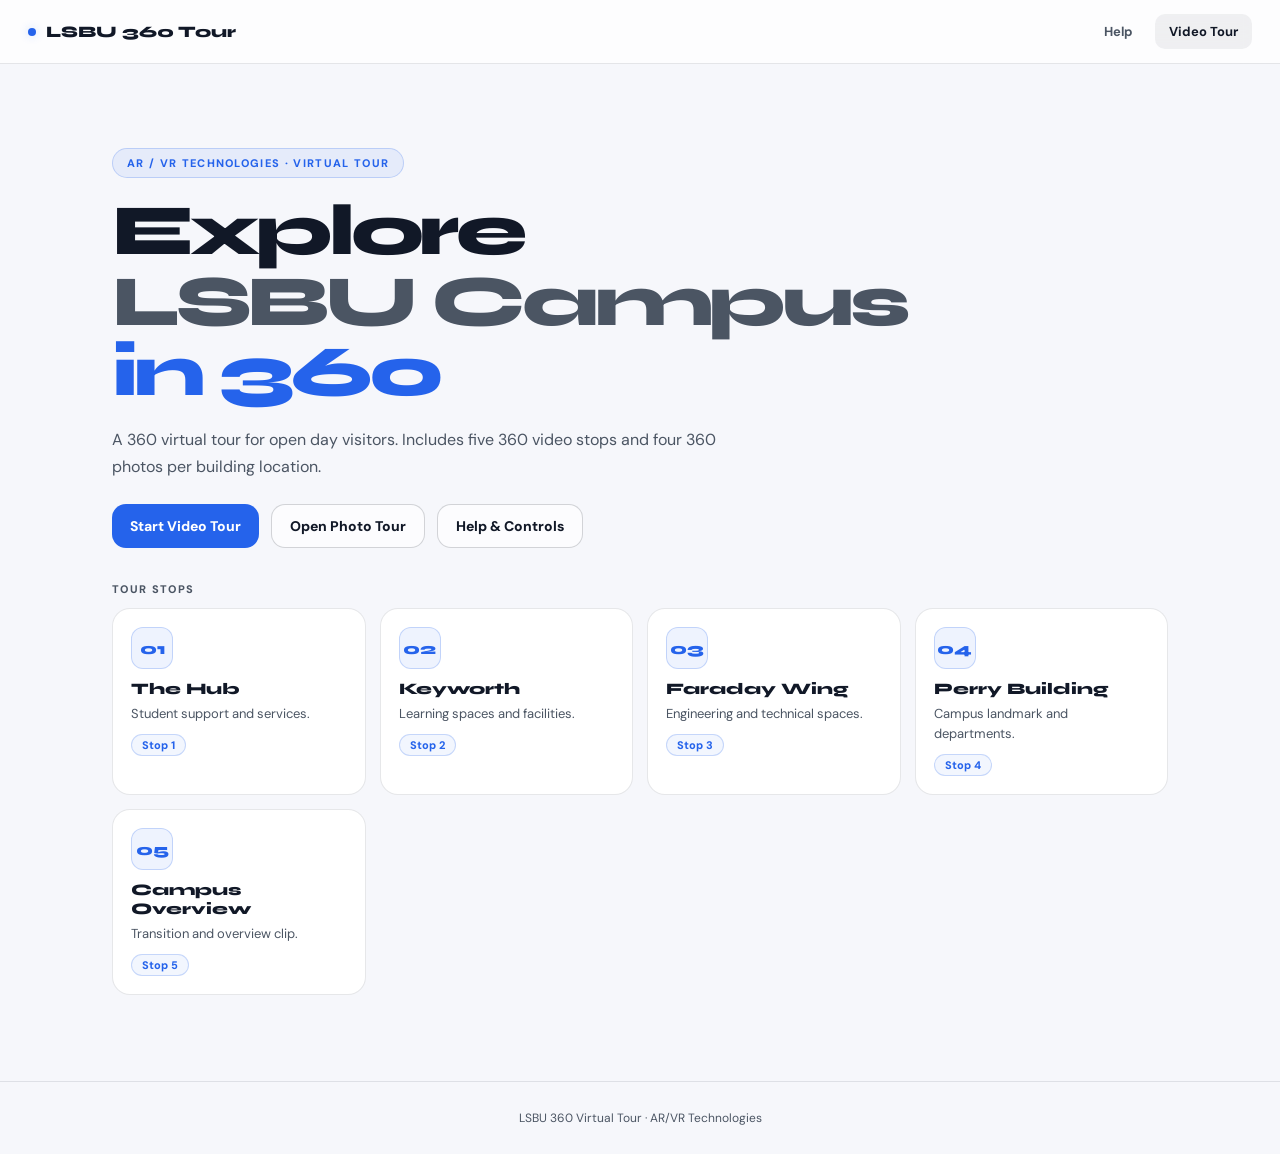
<file: docs/index.html>
<!doctype html>
<html lang="en">
<head>
  <meta charset="utf-8" />
  <meta name="viewport" content="width=device-width, initial-scale=1" />
  <title>LSBU 360 Tour</title>
  <link rel="preconnect" href="https://fonts.googleapis.com" />
  <link rel="preconnect" href="https://fonts.gstatic.com" crossorigin />
  <link href="https://fonts.googleapis.com/css2?family=Syne:wght@600;700;800&family=DM+Sans:wght@300;400;500&display=swap" rel="stylesheet" />
  <link rel="stylesheet" href="styles.css" />
</head>
<body class="page-home">
  <nav>
    <a class="brand" href="index.html"><span class="dot"></span>LSBU 360 Tour</a>
    <div class="nav-links">
      <a class="nav-link" href="help.html">Help</a>
      <a class="nav-link primary" href="video.html?stop=hub">Video Tour</a>
    </div>
  </nav>

  <main>
    <div class="eyebrow">AR / VR Technologies &middot; Virtual Tour</div>
    <h1>Explore<br /><span class="muted">LSBU Campus</span><br /><span class="accent">in 360</span></h1>
    <p class="hero-copy">
      A 360 virtual tour for open day visitors. Includes five 360 video stops and four
      360 photos per building location.
    </p>

    <div class="cta-row">
      <a class="btn btn-primary" href="video.html?stop=hub">Start Video Tour</a>
      <a class="btn btn-ghost" href="photo.html?stop=hub">Open Photo Tour</a>
      <a class="btn btn-ghost" href="help.html">Help &amp; Controls</a>
    </div>

    <div class="section-label">Tour Stops</div>
    <section class="grid" aria-label="Tour stops">
      <a class="card" href="video.html?stop=hub"><div class="card-icon">01</div><div class="card-name">The Hub</div><div class="card-desc">Student support and services.</div><div class="card-tag">Stop 1</div></a>
      <a class="card" href="video.html?stop=keyworth"><div class="card-icon">02</div><div class="card-name">Keyworth</div><div class="card-desc">Learning spaces and facilities.</div><div class="card-tag">Stop 2</div></a>
      <a class="card" href="video.html?stop=faraday"><div class="card-icon">03</div><div class="card-name">Faraday Wing</div><div class="card-desc">Engineering and technical spaces.</div><div class="card-tag">Stop 3</div></a>
      <a class="card" href="video.html?stop=perry"><div class="card-icon">04</div><div class="card-name">Perry Building</div><div class="card-desc">Campus landmark and departments.</div><div class="card-tag">Stop 4</div></a>
      <a class="card" href="video.html?stop=overview"><div class="card-icon">05</div><div class="card-name">Campus Overview</div><div class="card-desc">Transition and overview clip.</div><div class="card-tag">Stop 5</div></a>
    </section>
  </main>

  <footer>LSBU 360 Virtual Tour &middot; AR/VR Technologies</footer>
</body>
</html>
</file>
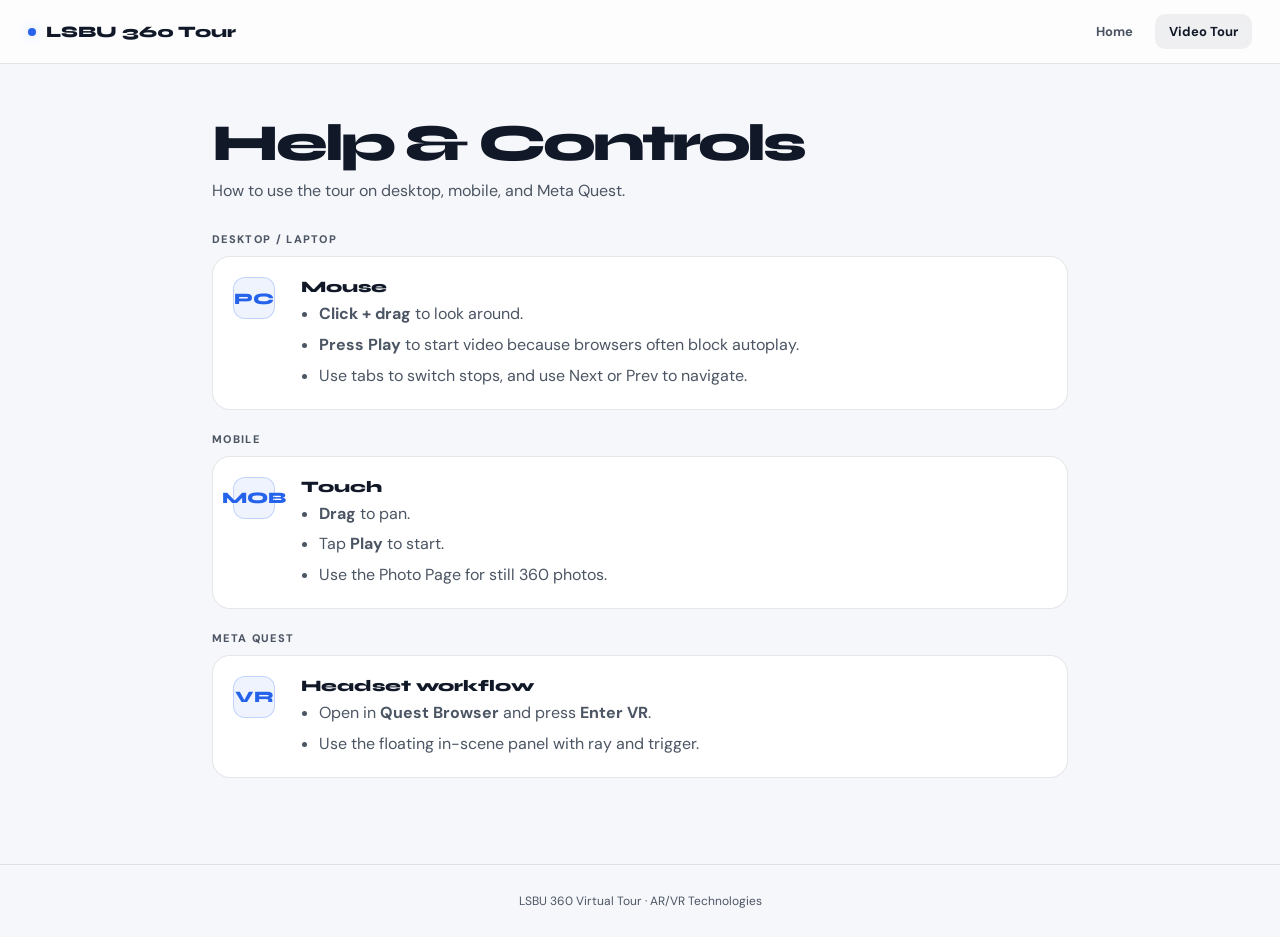
<file: docs/help.html>
<!doctype html>
<html lang="en">
<head>
  <meta charset="utf-8" />
  <meta name="viewport" content="width=device-width, initial-scale=1" />
  <title>Help &amp; Controls - LSBU 360 Tour</title>
  <link rel="preconnect" href="https://fonts.googleapis.com" />
  <link rel="preconnect" href="https://fonts.gstatic.com" crossorigin />
  <link href="https://fonts.googleapis.com/css2?family=Syne:wght@600;700;800&family=DM+Sans:wght@300;400;500&display=swap" rel="stylesheet" />
  <link rel="stylesheet" href="styles.css" />
</head>
<body class="page-help">
  <nav>
    <a class="brand" href="index.html"><span class="dot"></span>LSBU 360 Tour</a>
    <div class="nav-links">
      <a class="nav-link" href="index.html">Home</a>
      <a class="nav-link primary" href="video.html?stop=hub">Video Tour</a>
    </div>
  </nav>

  <main>
    <h1>Help &amp; Controls</h1>
    <p class="subtitle">How to use the tour on desktop, mobile, and Meta Quest.</p>

    <section class="section">
      <div class="section-title">Desktop / Laptop</div>
      <div class="cards">
        <article class="card">
          <div class="card-mark">PC</div>
          <div>
            <div class="card-title">Mouse</div>
            <ul>
              <li><strong>Click + drag</strong> to look around.</li>
              <li><strong>Press Play</strong> to start video because browsers often block autoplay.</li>
              <li>Use tabs to switch stops, and use Next or Prev to navigate.</li>
            </ul>
          </div>
        </article>
      </div>
    </section>

    <section class="section">
      <div class="section-title">Mobile</div>
      <div class="cards">
        <article class="card">
          <div class="card-mark">MOB</div>
          <div>
            <div class="card-title">Touch</div>
            <ul>
              <li><strong>Drag</strong> to pan.</li>
              <li>Tap <strong>Play</strong> to start.</li>
              <li>Use the Photo Page for still 360 photos.</li>
            </ul>
          </div>
        </article>
      </div>
    </section>

    <section class="section">
      <div class="section-title">Meta Quest</div>
      <div class="cards">
        <article class="card">
          <div class="card-mark">VR</div>
          <div>
            <div class="card-title">Headset workflow</div>
            <ul>
              <li>Open in <strong>Quest Browser</strong> and press <strong>Enter VR</strong>.</li>
              <li>Use the floating in-scene panel with ray and trigger.</li>
            </ul>
          </div>
        </article>
      </div>
    </section>


  </main>

  <footer>LSBU 360 Virtual Tour &middot; AR/VR Technologies</footer>
</body>
</html>
</file>
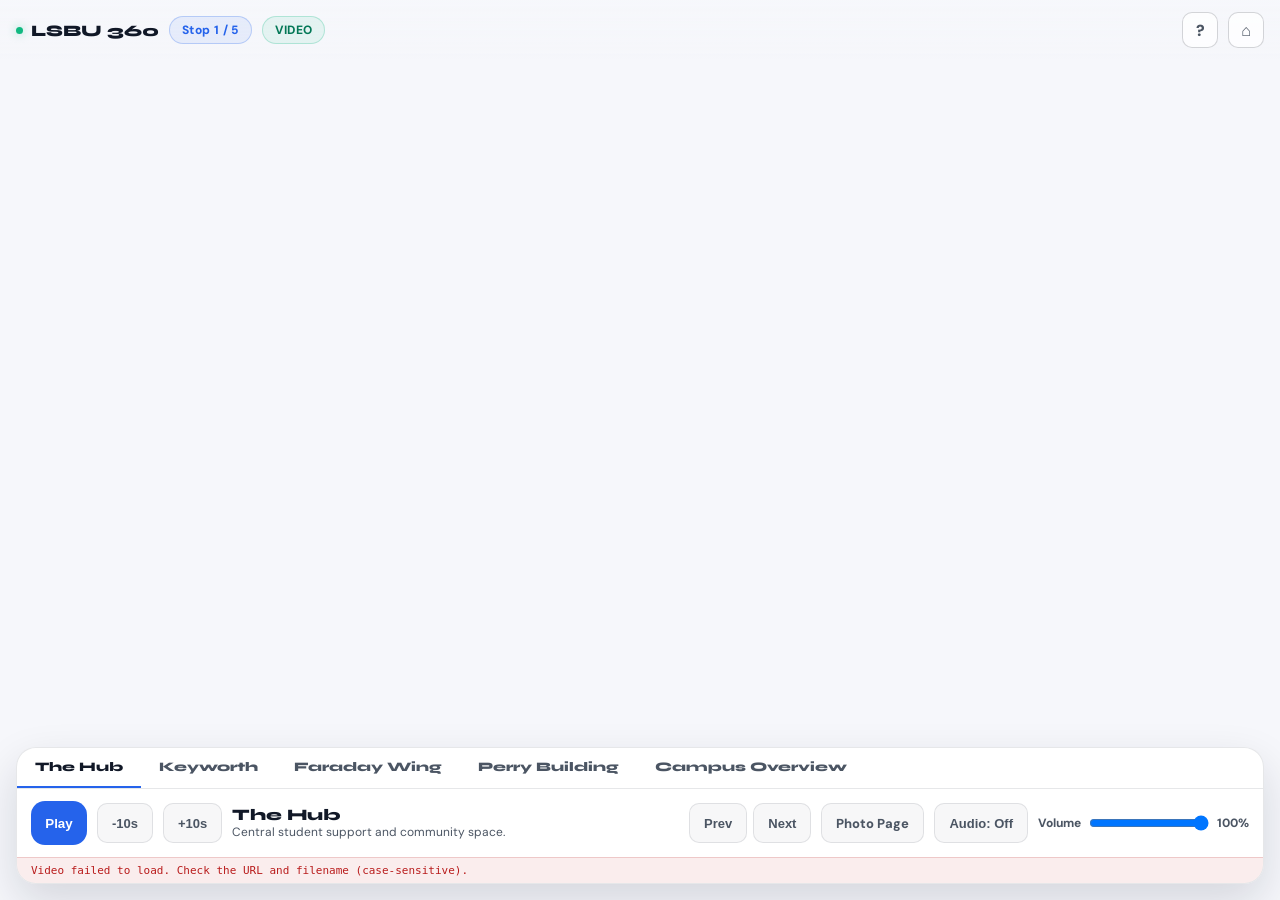
<file: docs/video.html>
<!doctype html>
<html lang="en">
<head>
  <meta charset="utf-8" />
  <meta name="viewport" content="width=device-width, initial-scale=1" />
  <title>LSBU 360 Video Tour</title>
  <script src="https://aframe.io/releases/1.5.0/aframe.min.js"></script>
  <link rel="preconnect" href="https://fonts.googleapis.com" />
  <link rel="preconnect" href="https://fonts.gstatic.com" crossorigin />
  <link href="https://fonts.googleapis.com/css2?family=Syne:wght@600;700;800&family=DM+Sans:wght@300;400;500&display=swap" rel="stylesheet" />
  <link rel="stylesheet" href="styles.css" />
</head>
<body class="page-tour page-video" data-page-mode="video">
  <div class="loading" id="loadingScreen">
    <div class="loading-spinner"></div>
    <div class="loading-text">Loading video scene...</div>
    <div class="loading-sub">LSBU 360 Video Tour</div>
  </div>

  <div class="toast" id="toast"></div>

  <a-scene
    id="scene"
    vr-mode-ui="enabled: true"
    loading-screen="enabled: false"
    renderer="antialias: true; colorManagement: true"
    background="color: #ffffff">

    <a-assets id="assets">
      <video id="video360" crossorigin="anonymous" muted playsinline webkit-playsinline loop preload="auto"></video>
    </a-assets>

    <a-entity id="rig" position="0 0 0">
      <a-camera id="cam" position="0 1.6 0" look-controls="touchEnabled: true" wasd-controls="enabled: false">
        <a-cursor raycaster="objects: .vr-clickable" fuse="false"
                  material="shader: flat; color: #2563eb"
                  geometry="primitive: ring; radiusInner: 0.008; radiusOuter: 0.013"
                  position="0 0 -0.5"></a-cursor>
      </a-camera>
    </a-entity>

    <a-videosphere id="videoSphere" src="#video360" rotation="0 -90 0" visible="false"></a-videosphere>
    <a-sky id="photoSphere" rotation="0 -90 0" visible="false"></a-sky>

    <a-entity id="vrPanel" visible="false" position="0 1.3 -1.8">
      <a-plane width="2.2" height="0.95" color="#ffffff" opacity="0.92" material="shader: flat; side: double"></a-plane>
      <a-text value="LSBU 360 Video Tour" color="#111827" width="1.8" align="center" position="0 0.36 0.01"></a-text>

      <a-entity position="0 0.16 0.01">
        <a-entity position="-0.72 0 0"><a-plane class="vr-clickable" data-action="building" data-id="hub" width="0.28" height="0.12" color="#e5efff"></a-plane><a-text value="Hub" color="#111827" width="0.8" align="center" position="0 0 0.015"></a-text></a-entity>
        <a-entity position="-0.36 0 0"><a-plane class="vr-clickable" data-action="building" data-id="keyworth" width="0.28" height="0.12" color="#e5efff"></a-plane><a-text value="Keyworth" color="#111827" width="0.8" align="center" position="0 0 0.015"></a-text></a-entity>
        <a-entity position="0 0 0"><a-plane class="vr-clickable" data-action="building" data-id="faraday" width="0.28" height="0.12" color="#e5efff"></a-plane><a-text value="Faraday" color="#111827" width="0.8" align="center" position="0 0 0.015"></a-text></a-entity>
        <a-entity position="0.36 0 0"><a-plane class="vr-clickable" data-action="building" data-id="perry" width="0.28" height="0.12" color="#e5efff"></a-plane><a-text value="Perry" color="#111827" width="0.8" align="center" position="0 0 0.015"></a-text></a-entity>
        <a-entity position="0.72 0 0"><a-plane class="vr-clickable" data-action="building" data-id="overview" width="0.28" height="0.12" color="#e5efff"></a-plane><a-text value="Overview" color="#111827" width="0.8" align="center" position="0 0 0.015"></a-text></a-entity>
      </a-entity>

      <a-entity position="0 -0.04 0.01">
        <a-entity position="-0.72 0 0"><a-plane class="vr-clickable" data-action="prev" width="0.42" height="0.12" color="#f3f4f6"></a-plane><a-text value="Prev" color="#374151" width="0.9" align="center" position="0 0 0.015"></a-text></a-entity>
        <a-entity position="-0.24 0 0"><a-plane class="vr-clickable" data-action="next" width="0.42" height="0.12" color="#f3f4f6"></a-plane><a-text value="Next" color="#374151" width="0.9" align="center" position="0 0 0.015"></a-text></a-entity>
        <a-entity position="0.24 0 0"><a-plane class="vr-clickable" data-action="play" width="0.42" height="0.12" color="#2563eb"></a-plane><a-text id="vr-play-text" value="Play" color="#ffffff" width="0.9" align="center" position="0 0 0.015"></a-text></a-entity>
        <a-entity position="0.72 0 0"><a-plane class="vr-clickable" data-action="photo-page" width="0.42" height="0.12" color="#f3f4f6"></a-plane><a-text value="Photos" color="#374151" width="0.9" align="center" position="0 0 0.015"></a-text></a-entity>
      </a-entity>

      <a-entity position="0 -0.22 0.01">
        <a-entity position="0 0 0"><a-plane class="vr-clickable" data-action="home" width="0.55" height="0.12" color="#fee2e2"></a-plane><a-text value="Home" color="#991b1b" width="1.0" align="center" position="0 0 0.015"></a-text></a-entity>
      </a-entity>

      <a-text id="vrStopText" value="Stop 1/5 - The Hub" color="#2563eb" width="1.8" align="center" position="0 -0.37 0.01"></a-text>
    </a-entity>
  </a-scene>

  <div class="hud" id="htmlHud">
    <div class="topbar">
      <div class="topbar-left">
        <div class="logo-mark"><span class="live-dot"></span>LSBU 360</div>
        <div class="pill stop-pill" id="stopPill">Stop 1 / 5</div>
        <div class="pill mode-pill video" id="modePill">VIDEO</div>
      </div>
      <div class="topbar-right">
        <a class="icon-btn" href="help.html" title="Help">?</a>
        <a class="icon-btn" href="index.html" title="Home">&#8962;</a>
      </div>
    </div>

    <div class="panel">
      <div class="building-tabs" id="buildingTabs"></div>

      <div class="controls">
        <button class="play-btn" id="playBtn" title="Play or pause">Play</button>
        <button class="ctrl-btn" id="rewindBtn" title="Rewind 10 seconds">-10s</button>
        <button class="ctrl-btn" id="forwardBtn" title="Forward 10 seconds">+10s</button>

        <div class="info-bar">
          <div class="info-name" id="infoName">The Hub</div>
          <div class="info-desc" id="infoDesc">Central student support and community space.</div>
        </div>

        <div class="nav-cluster">
          <button class="ctrl-btn" id="prevBtn" title="Previous stop">Prev</button>
          <button class="ctrl-btn" id="nextBtn" title="Next stop">Next</button>
        </div>

        <a class="ctrl-btn" id="photoPageBtn" href="photo.html?stop=hub" title="Open photo page">Photo Page</a>
        <button class="ctrl-btn" id="audioBtn" title="Toggle audio">Audio: Off</button>

        <label class="volume-control" for="volumeSlider">
          <span class="volume-label">Volume</span>
          <input class="volume-slider" id="volumeSlider" type="range" min="0" max="1" step="0.05" value="1" />
          <span class="volume-value" id="volumeValue">100%</span>
        </label>

        <div class="photo-counter" id="photoCounter">
          Photo <span id="photoNum">1</span> / <span id="photoTotal">4</span>
        </div>
      </div>

      <div class="debug-bar" id="debugBar"></div>
    </div>
  </div>

  <script src="js/app.js?v=r2-20260401-2"></script>
</body>
</html>
</file>
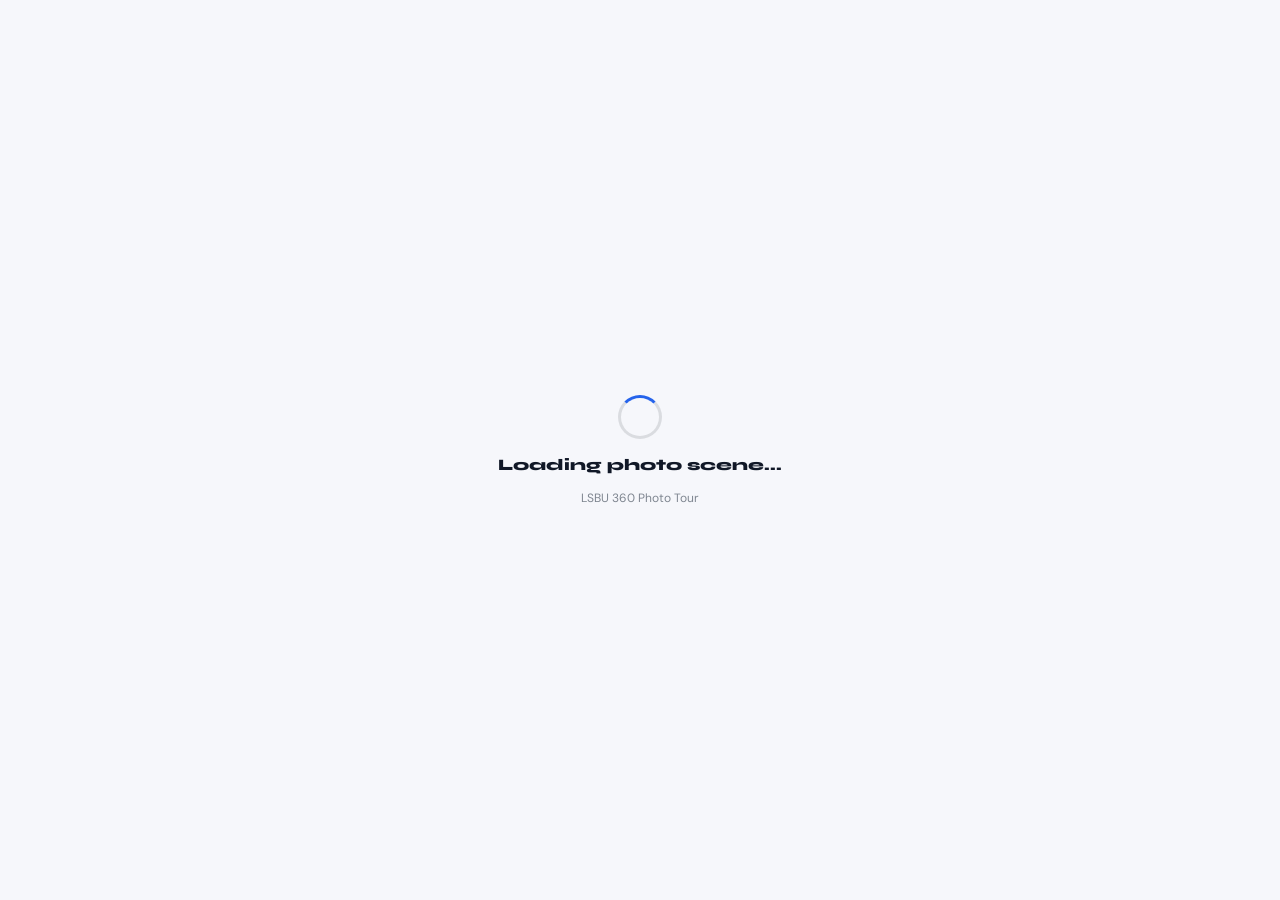
<file: LSBU_360_TOUR/app/photo.html>
<!doctype html>
<html lang="en">
<head>
  <meta charset="utf-8" />
  <meta name="viewport" content="width=device-width, initial-scale=1" />
  <title>LSBU 360 Photo Tour</title>
  <script src="https://aframe.io/releases/1.5.0/aframe.min.js"></script>
  <link rel="preconnect" href="https://fonts.googleapis.com" />
  <link rel="preconnect" href="https://fonts.gstatic.com" crossorigin />
  <link href="https://fonts.googleapis.com/css2?family=Syne:wght@600;700;800&family=DM+Sans:wght@300;400;500&display=swap" rel="stylesheet" />
  <link rel="stylesheet" href="styles.css" />
</head>
<body class="page-tour page-photo" data-page-mode="photo">
  <div class="loading" id="loadingScreen">
    <div class="loading-spinner"></div>
    <div class="loading-text">Loading photo scene...</div>
    <div class="loading-sub">LSBU 360 Photo Tour</div>
  </div>

  <div class="toast" id="toast"></div>

  <a-scene
    id="scene"
    vr-mode-ui="enabled: true"
    loading-screen="enabled: false"
    renderer="antialias: true; colorManagement: true"
    background="color: #ffffff">

    <a-assets id="assets">
      <video id="video360" crossorigin="anonymous" muted playsinline webkit-playsinline loop preload="auto"></video>
    </a-assets>

    <a-entity id="rig" position="0 0 0">
      <a-camera id="cam" position="0 1.6 0" look-controls="touchEnabled: true" wasd-controls="enabled: false">
        <a-cursor raycaster="objects: .vr-clickable" fuse="false"
                  material="shader: flat; color: #2563eb"
                  geometry="primitive: ring; radiusInner: 0.008; radiusOuter: 0.013"
                  position="0 0 -0.5"></a-cursor>
      </a-camera>
    </a-entity>

    <a-videosphere id="videoSphere" src="#video360" rotation="0 -90 0" visible="false"></a-videosphere>
    <a-sky id="photoSphere" rotation="0 -90 0" visible="false"></a-sky>

    <a-entity id="vrPanel" visible="false" position="0 1.3 -1.8">
      <a-plane width="2.2" height="0.95" color="#ffffff" opacity="0.92" material="shader: flat; side: double"></a-plane>
      <a-text value="LSBU 360 Photo Tour" color="#111827" width="1.8" align="center" position="0 0.36 0.01"></a-text>

      <a-entity position="0 0.16 0.01">
        <a-entity position="-0.72 0 0"><a-plane class="vr-clickable" data-action="building" data-id="hub" width="0.28" height="0.12" color="#e5efff"></a-plane><a-text value="Hub" color="#111827" width="0.8" align="center" position="0 0 0.015"></a-text></a-entity>
        <a-entity position="-0.36 0 0"><a-plane class="vr-clickable" data-action="building" data-id="keyworth" width="0.28" height="0.12" color="#e5efff"></a-plane><a-text value="Keyworth" color="#111827" width="0.8" align="center" position="0 0 0.015"></a-text></a-entity>
        <a-entity position="0 0 0"><a-plane class="vr-clickable" data-action="building" data-id="faraday" width="0.28" height="0.12" color="#e5efff"></a-plane><a-text value="Faraday" color="#111827" width="0.8" align="center" position="0 0 0.015"></a-text></a-entity>
        <a-entity position="0.36 0 0"><a-plane class="vr-clickable" data-action="building" data-id="perry" width="0.28" height="0.12" color="#e5efff"></a-plane><a-text value="Perry" color="#111827" width="0.8" align="center" position="0 0 0.015"></a-text></a-entity>
        <a-entity position="0.72 0 0"><a-plane class="vr-clickable" data-action="building" data-id="overview" width="0.28" height="0.12" color="#e5efff"></a-plane><a-text value="Overview" color="#111827" width="0.8" align="center" position="0 0 0.015"></a-text></a-entity>
      </a-entity>

      <a-entity position="0 -0.04 0.01">
        <a-entity position="-0.72 0 0"><a-plane class="vr-clickable" data-action="prev" width="0.42" height="0.12" color="#f3f4f6"></a-plane><a-text value="Prev" color="#374151" width="0.9" align="center" position="0 0 0.015"></a-text></a-entity>
        <a-entity position="-0.24 0 0"><a-plane class="vr-clickable" data-action="next" width="0.42" height="0.12" color="#f3f4f6"></a-plane><a-text value="Next" color="#374151" width="0.9" align="center" position="0 0 0.015"></a-text></a-entity>
        <a-entity position="0.24 0 0"><a-plane class="vr-clickable" data-action="video-page" width="0.42" height="0.12" color="#2563eb"></a-plane><a-text value="Video" color="#ffffff" width="0.9" align="center" position="0 0 0.015"></a-text></a-entity>
        <a-entity position="0.72 0 0"><a-plane class="vr-clickable" data-action="home" width="0.42" height="0.12" color="#fee2e2"></a-plane><a-text value="Home" color="#991b1b" width="0.9" align="center" position="0 0 0.015"></a-text></a-entity>
      </a-entity>

      <a-entity position="0 -0.22 0.01">
        <a-entity position="-0.32 0 0"><a-plane class="vr-clickable" data-action="photo-prev" width="0.55" height="0.12" color="#f3f4f6"></a-plane><a-text value="Photo -" color="#374151" width="1.0" align="center" position="0 0 0.015"></a-text></a-entity>
        <a-entity position="0.32 0 0"><a-plane class="vr-clickable" data-action="photo-next" width="0.55" height="0.12" color="#f3f4f6"></a-plane><a-text value="Photo +" color="#374151" width="1.0" align="center" position="0 0 0.015"></a-text></a-entity>
      </a-entity>

      <a-text id="vrStopText" value="Stop 1/5 - The Hub" color="#2563eb" width="1.8" align="center" position="0 -0.37 0.01"></a-text>
    </a-entity>
  </a-scene>

  <div class="hud" id="htmlHud">
    <div class="topbar">
      <div class="topbar-left">
        <div class="logo-mark"><span class="live-dot"></span>LSBU 360</div>
        <div class="pill stop-pill" id="stopPill">Stop 1 / 5</div>
        <div class="pill mode-pill photo" id="modePill">PHOTO</div>
      </div>
      <div class="topbar-right">
        <a class="icon-btn" href="help.html" title="Help">?</a>
        <a class="icon-btn" href="index.html" title="Home">&#8962;</a>
      </div>
    </div>

    <div class="panel">
      <div class="building-tabs" id="buildingTabs"></div>

      <div class="controls">
        <a class="ctrl-btn" id="videoPageBtn" href="video.html?stop=hub" title="Open video page">Video Page</a>

        <div class="info-bar">
          <div class="info-name" id="infoName">The Hub</div>
          <div class="info-desc" id="infoDesc">Central student support and community space.</div>
        </div>

        <div class="nav-cluster">
          <button class="ctrl-btn" id="prevBtn" title="Previous stop">Prev</button>
          <button class="ctrl-btn" id="nextBtn" title="Next stop">Next</button>
        </div>

        <button class="ctrl-btn" id="photoPrevBtn" title="Previous photo">Prev Photo</button>
        <button class="ctrl-btn" id="photoNextBtn" title="Next photo">Next Photo</button>

        <div class="photo-counter visible" id="photoCounter">
          Photo <span id="photoNum">1</span> / <span id="photoTotal">4</span>
        </div>
      </div>

      <div class="debug-bar" id="debugBar"></div>
    </div>
  </div>

  <script src="js/app.js"></script>
</body>
</html>
</file>
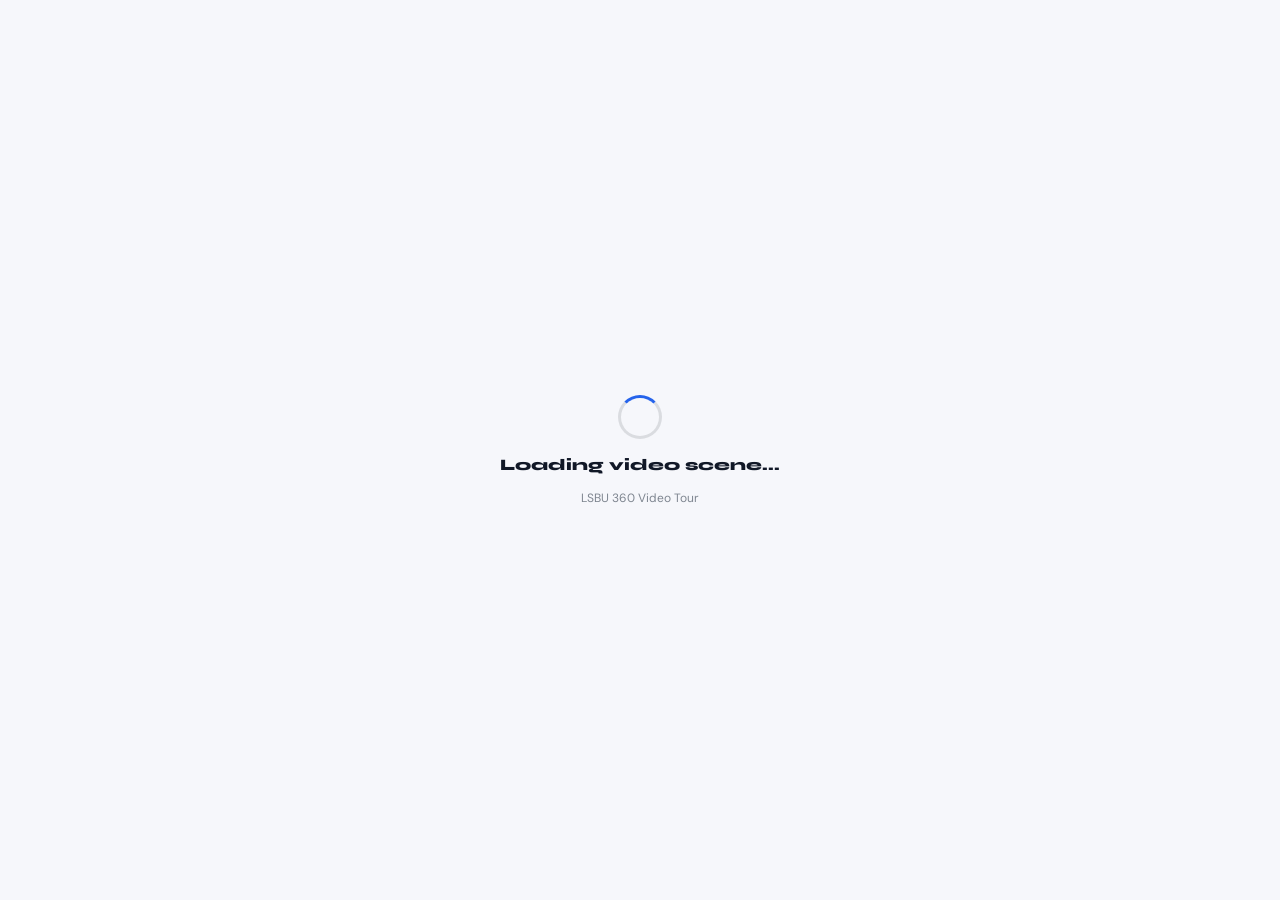
<file: LSBU_360_TOUR/app/video.html>
<!doctype html>
<html lang="en">
<head>
  <meta charset="utf-8" />
  <meta name="viewport" content="width=device-width, initial-scale=1" />
  <title>LSBU 360 Video Tour</title>
  <script src="https://aframe.io/releases/1.5.0/aframe.min.js"></script>
  <link rel="preconnect" href="https://fonts.googleapis.com" />
  <link rel="preconnect" href="https://fonts.gstatic.com" crossorigin />
  <link href="https://fonts.googleapis.com/css2?family=Syne:wght@600;700;800&family=DM+Sans:wght@300;400;500&display=swap" rel="stylesheet" />
  <link rel="stylesheet" href="styles.css" />
</head>
<body class="page-tour page-video" data-page-mode="video">
  <div class="loading" id="loadingScreen">
    <div class="loading-spinner"></div>
    <div class="loading-text">Loading video scene...</div>
    <div class="loading-sub">LSBU 360 Video Tour</div>
  </div>

  <div class="toast" id="toast"></div>

  <a-scene
    id="scene"
    vr-mode-ui="enabled: true"
    loading-screen="enabled: false"
    renderer="antialias: true; colorManagement: true"
    background="color: #ffffff">

    <a-assets id="assets">
      <video id="video360" crossorigin="anonymous" muted playsinline webkit-playsinline loop preload="auto"></video>
    </a-assets>

    <a-entity id="rig" position="0 0 0">
      <a-camera id="cam" position="0 1.6 0" look-controls="touchEnabled: true" wasd-controls="enabled: false">
        <a-cursor raycaster="objects: .vr-clickable" fuse="false"
                  material="shader: flat; color: #2563eb"
                  geometry="primitive: ring; radiusInner: 0.008; radiusOuter: 0.013"
                  position="0 0 -0.5"></a-cursor>
      </a-camera>
    </a-entity>

    <a-videosphere id="videoSphere" src="#video360" rotation="0 -90 0" visible="false"></a-videosphere>
    <a-sky id="photoSphere" rotation="0 -90 0" visible="false"></a-sky>

    <a-entity id="vrPanel" visible="false" position="0 1.3 -1.8">
      <a-plane width="2.2" height="0.95" color="#ffffff" opacity="0.92" material="shader: flat; side: double"></a-plane>
      <a-text value="LSBU 360 Video Tour" color="#111827" width="1.8" align="center" position="0 0.36 0.01"></a-text>

      <a-entity position="0 0.16 0.01">
        <a-entity position="-0.72 0 0"><a-plane class="vr-clickable" data-action="building" data-id="hub" width="0.28" height="0.12" color="#e5efff"></a-plane><a-text value="Hub" color="#111827" width="0.8" align="center" position="0 0 0.015"></a-text></a-entity>
        <a-entity position="-0.36 0 0"><a-plane class="vr-clickable" data-action="building" data-id="keyworth" width="0.28" height="0.12" color="#e5efff"></a-plane><a-text value="Keyworth" color="#111827" width="0.8" align="center" position="0 0 0.015"></a-text></a-entity>
        <a-entity position="0 0 0"><a-plane class="vr-clickable" data-action="building" data-id="faraday" width="0.28" height="0.12" color="#e5efff"></a-plane><a-text value="Faraday" color="#111827" width="0.8" align="center" position="0 0 0.015"></a-text></a-entity>
        <a-entity position="0.36 0 0"><a-plane class="vr-clickable" data-action="building" data-id="perry" width="0.28" height="0.12" color="#e5efff"></a-plane><a-text value="Perry" color="#111827" width="0.8" align="center" position="0 0 0.015"></a-text></a-entity>
        <a-entity position="0.72 0 0"><a-plane class="vr-clickable" data-action="building" data-id="overview" width="0.28" height="0.12" color="#e5efff"></a-plane><a-text value="Overview" color="#111827" width="0.8" align="center" position="0 0 0.015"></a-text></a-entity>
      </a-entity>

      <a-entity position="0 -0.04 0.01">
        <a-entity position="-0.72 0 0"><a-plane class="vr-clickable" data-action="prev" width="0.42" height="0.12" color="#f3f4f6"></a-plane><a-text value="Prev" color="#374151" width="0.9" align="center" position="0 0 0.015"></a-text></a-entity>
        <a-entity position="-0.24 0 0"><a-plane class="vr-clickable" data-action="next" width="0.42" height="0.12" color="#f3f4f6"></a-plane><a-text value="Next" color="#374151" width="0.9" align="center" position="0 0 0.015"></a-text></a-entity>
        <a-entity position="0.24 0 0"><a-plane class="vr-clickable" data-action="play" width="0.42" height="0.12" color="#2563eb"></a-plane><a-text id="vr-play-text" value="Play" color="#ffffff" width="0.9" align="center" position="0 0 0.015"></a-text></a-entity>
        <a-entity position="0.72 0 0"><a-plane class="vr-clickable" data-action="photo-page" width="0.42" height="0.12" color="#f3f4f6"></a-plane><a-text value="Photos" color="#374151" width="0.9" align="center" position="0 0 0.015"></a-text></a-entity>
      </a-entity>

      <a-entity position="0 -0.22 0.01">
        <a-entity position="0 0 0"><a-plane class="vr-clickable" data-action="home" width="0.55" height="0.12" color="#fee2e2"></a-plane><a-text value="Home" color="#991b1b" width="1.0" align="center" position="0 0 0.015"></a-text></a-entity>
      </a-entity>

      <a-text id="vrStopText" value="Stop 1/5 - The Hub" color="#2563eb" width="1.8" align="center" position="0 -0.37 0.01"></a-text>
    </a-entity>
  </a-scene>

  <div class="hud" id="htmlHud">
    <div class="topbar">
      <div class="topbar-left">
        <div class="logo-mark"><span class="live-dot"></span>LSBU 360</div>
        <div class="pill stop-pill" id="stopPill">Stop 1 / 5</div>
        <div class="pill mode-pill video" id="modePill">VIDEO</div>
      </div>
      <div class="topbar-right">
        <a class="icon-btn" href="help.html" title="Help">?</a>
        <a class="icon-btn" href="index.html" title="Home">&#8962;</a>
      </div>
    </div>

    <div class="panel">
      <div class="building-tabs" id="buildingTabs"></div>

      <div class="controls">
        <button class="play-btn" id="playBtn" title="Play or pause">Play</button>
        <button class="ctrl-btn" id="rewindBtn" title="Rewind 10 seconds">-10s</button>
        <button class="ctrl-btn" id="forwardBtn" title="Forward 10 seconds">+10s</button>

        <div class="info-bar">
          <div class="info-name" id="infoName">The Hub</div>
          <div class="info-desc" id="infoDesc">Central student support and community space.</div>
        </div>

        <div class="nav-cluster">
          <button class="ctrl-btn" id="prevBtn" title="Previous stop">Prev</button>
          <button class="ctrl-btn" id="nextBtn" title="Next stop">Next</button>
        </div>

        <a class="ctrl-btn" id="photoPageBtn" href="photo.html?stop=hub" title="Open photo page">Photo Page</a>
        <button class="ctrl-btn" id="audioBtn" title="Toggle audio">Audio: Off</button>

        <label class="volume-control" for="volumeSlider">
          <span class="volume-label">Volume</span>
          <input class="volume-slider" id="volumeSlider" type="range" min="0" max="1" step="0.05" value="1" />
          <span class="volume-value" id="volumeValue">100%</span>
        </label>

        <div class="photo-counter" id="photoCounter">
          Photo <span id="photoNum">1</span> / <span id="photoTotal">4</span>
        </div>
      </div>

      <div class="debug-bar" id="debugBar"></div>
    </div>
  </div>

  <script src="js/app.js"></script>
</body>
</html>
</file>
<file: docs/styles.css>
*, *::before, *::after { box-sizing: border-box; margin: 0; padding: 0; }

:root {
  --bg: #f6f7fb;
  --surface: rgba(255, 255, 255, 0.92);
  --surface-2: #ffffff;
  --border: rgba(17, 24, 39, 0.10);
  --border-strong: rgba(17, 24, 39, 0.18);
  --text: #111827;
  --muted: #4b5563;
  --accent: #2563eb;
  --warning: #b45309;
  --error: #b91c1c;
  --display: "Syne", sans-serif;
  --body: "DM Sans", sans-serif;
}

body { font-family: var(--body); color: var(--text); background: var(--bg); }
.page-home, .page-help { min-height: 100vh; }

.page-home nav, .page-help nav {
  position: sticky;
  top: 0;
  z-index: 20;
  display: flex;
  align-items: center;
  justify-content: space-between;
  gap: 12px;
  padding: 14px 28px;
  background: rgba(255, 255, 255, 0.75);
  border-bottom: 1px solid var(--border);
  backdrop-filter: blur(18px);
}

.brand {
  display: inline-flex;
  align-items: center;
  gap: 10px;
  color: var(--text);
  text-decoration: none;
  font-family: var(--display);
  font-weight: 800;
}

.dot {
  width: 8px;
  height: 8px;
  border-radius: 999px;
  background: var(--accent);
  box-shadow: 0 0 10px rgba(37, 99, 235, 0.22);
}

.nav-links { display: flex; gap: 8px; align-items: center; }

.nav-link {
  padding: 9px 14px;
  border-radius: 10px;
  color: var(--muted);
  text-decoration: none;
  font-size: 13px;
  font-weight: 700;
}

.nav-link:hover, .nav-link.primary {
  color: var(--text);
  background: rgba(17, 24, 39, 0.06);
}

.page-home main { max-width: 1120px; margin: 0 auto; padding: 84px 32px 64px; }
.page-help main { max-width: 920px; margin: 0 auto; padding: 54px 32px 64px; }

.eyebrow {
  display: inline-flex;
  gap: 8px;
  margin-bottom: 18px;
  padding: 7px 14px;
  border-radius: 999px;
  border: 1px solid rgba(37, 99, 235, 0.22);
  background: rgba(37, 99, 235, 0.08);
  color: var(--accent);
  font-size: 11px;
  font-weight: 800;
  letter-spacing: 0.12em;
  text-transform: uppercase;
}

h1 {
  font-family: var(--display);
  font-weight: 800;
  font-size: clamp(40px, 6vw, 72px);
  line-height: 0.98;
  letter-spacing: -0.06em;
  margin-bottom: 18px;
}

.page-help h1 { font-size: clamp(34px, 5vw, 52px); margin-bottom: 8px; }
.muted { color: var(--muted); }
.accent { color: var(--accent); }

.hero-copy, .subtitle {
  color: var(--muted);
  font-size: 16px;
  line-height: 1.7;
}

.hero-copy { max-width: 620px; margin-bottom: 24px; }
.subtitle { margin-bottom: 28px; }

.cta-row { display: flex; flex-wrap: wrap; gap: 12px; margin-bottom: 34px; }

.btn {
  display: inline-flex;
  align-items: center;
  padding: 12px 18px;
  border-radius: 14px;
  text-decoration: none;
  font-size: 14px;
  font-weight: 800;
}

.btn-primary { color: #fff; background: var(--accent); }

.btn-ghost {
  color: var(--text);
  border: 1px solid var(--border-strong);
  background: rgba(255, 255, 255, 0.65);
}

.section-label, .section-title {
  color: var(--muted);
  font-size: 11px;
  font-weight: 800;
  letter-spacing: 0.12em;
  text-transform: uppercase;
}

.section-label { margin: 26px 0 12px; }
.section { margin-bottom: 22px; }
.section-title { margin-bottom: 10px; }
.cards { display: grid; gap: 12px; }

.grid {
  display: grid;
  grid-template-columns: repeat(auto-fit, minmax(220px, 1fr));
  gap: 14px;
  margin-bottom: 22px;
}

.card {
  display: block;
  border: 1px solid var(--border);
  border-radius: 18px;
  background: var(--surface);
  color: inherit;
  text-decoration: none;
}

.page-home .card { padding: 18px; }

.page-help .card {
  display: grid;
  grid-template-columns: 52px 1fr;
  gap: 16px;
  padding: 20px;
}

.card-icon, .card-mark {
  width: 42px;
  height: 42px;
  border-radius: 12px;
  border: 1px solid rgba(37, 99, 235, 0.22);
  background: rgba(37, 99, 235, 0.08);
  color: var(--accent);
  font-family: var(--display);
  font-weight: 900;
  display: flex;
  align-items: center;
  justify-content: center;
}

.card-icon { margin-bottom: 10px; }
.card-name, .card-title { font-family: var(--display); font-weight: 800; margin-bottom: 6px; }

.card-desc {
  color: var(--muted);
  font-size: 13px;
  line-height: 1.55;
}

.card-tag {
  display: inline-block;
  margin-top: 10px;
  padding: 3px 10px;
  border-radius: 999px;
  border: 1px solid rgba(37, 99, 235, 0.22);
  background: rgba(37, 99, 235, 0.06);
  color: var(--accent);
  font-size: 11px;
  font-weight: 800;
}

.page-help ul {
  padding-left: 18px;
  color: var(--muted);
  display: grid;
  gap: 6px;
  line-height: 1.55;
}

.tip {
  display: flex;
  gap: 14px;
  margin-top: 12px;
  padding: 16px 18px;
  border: 1px solid rgba(37, 99, 235, 0.22);
  border-radius: 14px;
  background: rgba(37, 99, 235, 0.06);
  color: var(--muted);
  line-height: 1.6;
}

.tip-badge {
  flex-shrink: 0;
  width: 36px;
  height: 36px;
  border-radius: 10px;
  background: rgba(37, 99, 235, 0.10);
  color: var(--accent);
  font-family: var(--display);
  font-size: 11px;
  font-weight: 800;
  display: inline-flex;
  align-items: center;
  justify-content: center;
}

.tip-strong { color: var(--text); }

footer {
  padding: 28px;
  border-top: 1px solid var(--border);
  text-align: center;
  color: var(--muted);
  font-size: 12px;
}

.page-tour {
  margin: 0;
  overflow: hidden;
  background: var(--bg);
  font-family: var(--body);
}

a-scene { position: fixed; inset: 0; }

.hud {
  position: fixed;
  inset: 0;
  z-index: 50;
  display: flex;
  flex-direction: column;
  justify-content: flex-end;
  pointer-events: none;
}

.hud.vr-mode { display: none; }

.topbar {
  position: absolute;
  inset: 0 0 auto 0;
  display: flex;
  align-items: center;
  justify-content: space-between;
  gap: 16px;
  padding: 12px 16px;
  background: linear-gradient(to bottom, rgba(246, 247, 251, 0.92), transparent);
  pointer-events: auto;
}

.topbar-left, .topbar-right {
  display: flex;
  align-items: center;
  gap: 10px;
  flex-wrap: wrap;
}

.logo-mark {
  display: inline-flex;
  align-items: center;
  gap: 8px;
  color: var(--text);
  font-family: var(--display);
  font-weight: 900;
}

.live-dot {
  width: 7px;
  height: 7px;
  border-radius: 999px;
  background: #10b981;
  box-shadow: 0 0 10px rgba(16, 185, 129, 0.45);
}

.pill {
  padding: 5px 12px;
  border-radius: 999px;
  font-size: 12px;
  font-weight: 800;
  letter-spacing: 0.03em;
  border: 1px solid var(--border-strong);
  background: rgba(255, 255, 255, 0.70);
  color: var(--muted);
}

.stop-pill {
  color: var(--accent);
  border-color: rgba(37, 99, 235, 0.25);
  background: rgba(37, 99, 235, 0.08);
}

.mode-pill.video {
  color: #047857;
  border-color: rgba(16, 185, 129, 0.25);
  background: rgba(16, 185, 129, 0.08);
}

.mode-pill.photo {
  color: var(--warning);
  border-color: rgba(180, 83, 9, 0.25);
  background: rgba(180, 83, 9, 0.08);
}

.icon-btn {
  display: inline-flex;
  align-items: center;
  justify-content: center;
  width: 36px;
  height: 36px;
  border-radius: 10px;
  border: 1px solid var(--border-strong);
  background: rgba(255, 255, 255, 0.75);
  color: var(--muted);
  text-decoration: none;
  pointer-events: auto;
  font-weight: 900;
}

.icon-btn:hover { color: var(--text); background: #fff; }

.panel {
  margin: 0 16px 16px;
  overflow: hidden;
  border: 1px solid var(--border);
  border-radius: 20px;
  background: var(--surface);
  box-shadow: 0 18px 45px rgba(17, 24, 39, 0.14);
  backdrop-filter: blur(16px);
  pointer-events: auto;
}

.building-tabs {
  display: flex;
  overflow-x: auto;
  scrollbar-width: none;
  border-bottom: 1px solid var(--border);
}

.building-tabs::-webkit-scrollbar { display: none; }

.btab {
  flex-shrink: 0;
  padding: 11px 18px;
  border: 0;
  border-bottom: 2px solid transparent;
  background: none;
  color: var(--muted);
  cursor: pointer;
  white-space: nowrap;
  font-family: var(--display);
  font-size: 13px;
  font-weight: 900;
}

.btab.active { color: var(--text); border-bottom-color: var(--accent); }

.controls {
  display: flex;
  align-items: center;
  gap: 10px;
  flex-wrap: wrap;
  padding: 12px 14px;
}

.play-btn {
  min-width: 56px;
  height: 44px;
  border: 0;
  border-radius: 14px;
  background: var(--accent);
  color: #fff;
  cursor: pointer;
  font-weight: 900;
  padding: 0 14px;
}

.ctrl-btn {
  display: inline-flex;
  align-items: center;
  justify-content: center;
  height: 40px;
  padding: 0 14px;
  border: 1px solid var(--border);
  border-radius: 10px;
  background: rgba(17, 24, 39, 0.03);
  color: var(--muted);
  cursor: pointer;
  font-size: 13px;
  font-weight: 800;
  text-decoration: none;
}

.ctrl-btn:hover {
  color: var(--text);
  background: rgba(17, 24, 39, 0.06);
  border-color: var(--border-strong);
}

.info-bar { min-width: 0; flex: 1; }

.info-name {
  font-family: var(--display);
  font-weight: 900;
  white-space: nowrap;
  overflow: hidden;
  text-overflow: ellipsis;
}

.info-desc {
  color: var(--muted);
  font-size: 12px;
  line-height: 1.4;
}

.nav-cluster { display: flex; gap: 6px; }

.photo-counter {
  display: none;
  align-items: center;
  gap: 6px;
  height: 40px;
  padding: 0 10px;
  border: 1px solid var(--border);
  border-radius: 10px;
  background: rgba(17, 24, 39, 0.03);
  color: var(--muted);
  font-size: 12px;
  font-weight: 800;
}

.photo-counter.visible { display: inline-flex; }

.debug-bar {
  display: none;
  padding: 6px 14px;
  border-top: 1px solid rgba(185, 28, 28, 0.18);
  background: rgba(185, 28, 28, 0.08);
  color: var(--error);
  font-family: Consolas, Monaco, monospace;
  font-size: 11px;
}

.debug-bar.visible { display: block; }

.loading {
  position: fixed;
  inset: 0;
  z-index: 200;
  display: flex;
  flex-direction: column;
  align-items: center;
  justify-content: center;
  gap: 16px;
  background: var(--bg);
  transition: opacity 0.2s ease, visibility 0.2s ease;
}

.loading.hidden {
  opacity: 0;
  visibility: hidden;
  pointer-events: none;
}

.loading-spinner {
  width: 44px;
  height: 44px;
  border: 3px solid rgba(17, 24, 39, 0.12);
  border-top-color: var(--accent);
  border-radius: 999px;
  animation: spin 0.8s linear infinite;
}

@keyframes spin { to { transform: rotate(360deg); } }

.loading-text {
  color: var(--text);
  font-family: var(--display);
  font-weight: 900;
}

.loading-sub { color: rgba(75, 85, 99, 0.70); font-size: 12px; }

.toast {
  position: fixed;
  left: 50%;
  bottom: 120px;
  z-index: 300;
  padding: 10px 18px;
  border: 1px solid var(--border-strong);
  border-radius: 12px;
  background: #fff;
  color: var(--text);
  box-shadow: 0 8px 32px rgba(17, 24, 39, 0.20);
  opacity: 0;
  transform: translateX(-50%) translateY(20px);
  transition: opacity 0.25s, transform 0.25s;
  pointer-events: none;
  font-size: 13px;
  font-weight: 700;
}

.toast.show {
  opacity: 1;
  transform: translateX(-50%) translateY(0);
}

.volume-control { display: inline-flex; align-items: center; gap: 8px; }
.volume-label, .volume-value { font-size: 12px; color: var(--muted); font-weight: 800; }
.volume-slider { width: 120px; }

@media (max-width: 700px) {
  .page-home nav, .page-help nav { padding: 14px 20px; }
  .page-home main, .page-help main { padding-left: 20px; padding-right: 20px; }
}

@media (max-width: 640px) {
  .page-help .card { grid-template-columns: 1fr; }
  .info-bar { display: none; }
  .panel { margin: 0 10px 10px; border-radius: 16px; }
  .controls { padding: 12px; }
  .volume-control { width: 100%; justify-content: space-between; }
  .volume-slider { flex: 1; min-width: 90px; }
}
</file>
<file: LSBU_360_TOUR/app/styles.css>
*, *::before, *::after { box-sizing: border-box; margin: 0; padding: 0; }

:root {
  --bg: #f6f7fb;
  --surface: rgba(255, 255, 255, 0.92);
  --surface-2: #ffffff;
  --border: rgba(17, 24, 39, 0.10);
  --border-strong: rgba(17, 24, 39, 0.18);
  --text: #111827;
  --muted: #4b5563;
  --accent: #2563eb;
  --warning: #b45309;
  --error: #b91c1c;
  --display: "Syne", sans-serif;
  --body: "DM Sans", sans-serif;
}

body { font-family: var(--body); color: var(--text); background: var(--bg); }
.page-home, .page-help { min-height: 100vh; }

.page-home nav, .page-help nav {
  position: sticky;
  top: 0;
  z-index: 20;
  display: flex;
  align-items: center;
  justify-content: space-between;
  gap: 12px;
  padding: 14px 28px;
  background: rgba(255, 255, 255, 0.75);
  border-bottom: 1px solid var(--border);
  backdrop-filter: blur(18px);
}

.brand {
  display: inline-flex;
  align-items: center;
  gap: 10px;
  color: var(--text);
  text-decoration: none;
  font-family: var(--display);
  font-weight: 800;
}

.dot {
  width: 8px;
  height: 8px;
  border-radius: 999px;
  background: var(--accent);
  box-shadow: 0 0 10px rgba(37, 99, 235, 0.22);
}

.nav-links { display: flex; gap: 8px; align-items: center; }

.nav-link {
  padding: 9px 14px;
  border-radius: 10px;
  color: var(--muted);
  text-decoration: none;
  font-size: 13px;
  font-weight: 700;
}

.nav-link:hover, .nav-link.primary {
  color: var(--text);
  background: rgba(17, 24, 39, 0.06);
}

.page-home main { max-width: 1120px; margin: 0 auto; padding: 84px 32px 64px; }
.page-help main { max-width: 920px; margin: 0 auto; padding: 54px 32px 64px; }

.eyebrow {
  display: inline-flex;
  gap: 8px;
  margin-bottom: 18px;
  padding: 7px 14px;
  border-radius: 999px;
  border: 1px solid rgba(37, 99, 235, 0.22);
  background: rgba(37, 99, 235, 0.08);
  color: var(--accent);
  font-size: 11px;
  font-weight: 800;
  letter-spacing: 0.12em;
  text-transform: uppercase;
}

h1 {
  font-family: var(--display);
  font-weight: 800;
  font-size: clamp(40px, 6vw, 72px);
  line-height: 0.98;
  letter-spacing: -0.06em;
  margin-bottom: 18px;
}

.page-help h1 { font-size: clamp(34px, 5vw, 52px); margin-bottom: 8px; }
.muted { color: var(--muted); }
.accent { color: var(--accent); }

.hero-copy, .subtitle {
  color: var(--muted);
  font-size: 16px;
  line-height: 1.7;
}

.hero-copy { max-width: 620px; margin-bottom: 24px; }
.subtitle { margin-bottom: 28px; }

.cta-row { display: flex; flex-wrap: wrap; gap: 12px; margin-bottom: 34px; }

.btn {
  display: inline-flex;
  align-items: center;
  padding: 12px 18px;
  border-radius: 14px;
  text-decoration: none;
  font-size: 14px;
  font-weight: 800;
}

.btn-primary { color: #fff; background: var(--accent); }

.btn-ghost {
  color: var(--text);
  border: 1px solid var(--border-strong);
  background: rgba(255, 255, 255, 0.65);
}

.section-label, .section-title {
  color: var(--muted);
  font-size: 11px;
  font-weight: 800;
  letter-spacing: 0.12em;
  text-transform: uppercase;
}

.section-label { margin: 26px 0 12px; }
.section { margin-bottom: 22px; }
.section-title { margin-bottom: 10px; }
.cards { display: grid; gap: 12px; }

.grid {
  display: grid;
  grid-template-columns: repeat(auto-fit, minmax(220px, 1fr));
  gap: 14px;
  margin-bottom: 22px;
}

.card {
  display: block;
  border: 1px solid var(--border);
  border-radius: 18px;
  background: var(--surface);
  color: inherit;
  text-decoration: none;
}

.page-home .card { padding: 18px; }

.page-help .card {
  display: grid;
  grid-template-columns: 52px 1fr;
  gap: 16px;
  padding: 20px;
}

.card-icon, .card-mark {
  width: 42px;
  height: 42px;
  border-radius: 12px;
  border: 1px solid rgba(37, 99, 235, 0.22);
  background: rgba(37, 99, 235, 0.08);
  color: var(--accent);
  font-family: var(--display);
  font-weight: 900;
  display: flex;
  align-items: center;
  justify-content: center;
}

.card-icon { margin-bottom: 10px; }
.card-name, .card-title { font-family: var(--display); font-weight: 800; margin-bottom: 6px; }

.card-desc {
  color: var(--muted);
  font-size: 13px;
  line-height: 1.55;
}

.card-tag {
  display: inline-block;
  margin-top: 10px;
  padding: 3px 10px;
  border-radius: 999px;
  border: 1px solid rgba(37, 99, 235, 0.22);
  background: rgba(37, 99, 235, 0.06);
  color: var(--accent);
  font-size: 11px;
  font-weight: 800;
}

.page-help ul {
  padding-left: 18px;
  color: var(--muted);
  display: grid;
  gap: 6px;
  line-height: 1.55;
}

.tip {
  display: flex;
  gap: 14px;
  margin-top: 12px;
  padding: 16px 18px;
  border: 1px solid rgba(37, 99, 235, 0.22);
  border-radius: 14px;
  background: rgba(37, 99, 235, 0.06);
  color: var(--muted);
  line-height: 1.6;
}

.tip-badge {
  flex-shrink: 0;
  width: 36px;
  height: 36px;
  border-radius: 10px;
  background: rgba(37, 99, 235, 0.10);
  color: var(--accent);
  font-family: var(--display);
  font-size: 11px;
  font-weight: 800;
  display: inline-flex;
  align-items: center;
  justify-content: center;
}

.tip-strong { color: var(--text); }

footer {
  padding: 28px;
  border-top: 1px solid var(--border);
  text-align: center;
  color: var(--muted);
  font-size: 12px;
}

.page-tour {
  margin: 0;
  overflow: hidden;
  background: var(--bg);
  font-family: var(--body);
}

a-scene { position: fixed; inset: 0; }

.hud {
  position: fixed;
  inset: 0;
  z-index: 50;
  display: flex;
  flex-direction: column;
  justify-content: flex-end;
  pointer-events: none;
}

.hud.vr-mode { display: none; }

.topbar {
  position: absolute;
  inset: 0 0 auto 0;
  display: flex;
  align-items: center;
  justify-content: space-between;
  gap: 16px;
  padding: 12px 16px;
  background: linear-gradient(to bottom, rgba(246, 247, 251, 0.92), transparent);
  pointer-events: auto;
}

.topbar-left, .topbar-right {
  display: flex;
  align-items: center;
  gap: 10px;
  flex-wrap: wrap;
}

.logo-mark {
  display: inline-flex;
  align-items: center;
  gap: 8px;
  color: var(--text);
  font-family: var(--display);
  font-weight: 900;
}

.live-dot {
  width: 7px;
  height: 7px;
  border-radius: 999px;
  background: #10b981;
  box-shadow: 0 0 10px rgba(16, 185, 129, 0.45);
}

.pill {
  padding: 5px 12px;
  border-radius: 999px;
  font-size: 12px;
  font-weight: 800;
  letter-spacing: 0.03em;
  border: 1px solid var(--border-strong);
  background: rgba(255, 255, 255, 0.70);
  color: var(--muted);
}

.stop-pill {
  color: var(--accent);
  border-color: rgba(37, 99, 235, 0.25);
  background: rgba(37, 99, 235, 0.08);
}

.mode-pill.video {
  color: #047857;
  border-color: rgba(16, 185, 129, 0.25);
  background: rgba(16, 185, 129, 0.08);
}

.mode-pill.photo {
  color: var(--warning);
  border-color: rgba(180, 83, 9, 0.25);
  background: rgba(180, 83, 9, 0.08);
}

.icon-btn {
  display: inline-flex;
  align-items: center;
  justify-content: center;
  width: 36px;
  height: 36px;
  border-radius: 10px;
  border: 1px solid var(--border-strong);
  background: rgba(255, 255, 255, 0.75);
  color: var(--muted);
  text-decoration: none;
  pointer-events: auto;
  font-weight: 900;
}

.icon-btn:hover { color: var(--text); background: #fff; }

.panel {
  margin: 0 16px 16px;
  overflow: hidden;
  border: 1px solid var(--border);
  border-radius: 20px;
  background: var(--surface);
  box-shadow: 0 18px 45px rgba(17, 24, 39, 0.14);
  backdrop-filter: blur(16px);
  pointer-events: auto;
}

.building-tabs {
  display: flex;
  overflow-x: auto;
  scrollbar-width: none;
  border-bottom: 1px solid var(--border);
}

.building-tabs::-webkit-scrollbar { display: none; }

.btab {
  flex-shrink: 0;
  padding: 11px 18px;
  border: 0;
  border-bottom: 2px solid transparent;
  background: none;
  color: var(--muted);
  cursor: pointer;
  white-space: nowrap;
  font-family: var(--display);
  font-size: 13px;
  font-weight: 900;
}

.btab.active { color: var(--text); border-bottom-color: var(--accent); }

.controls {
  display: flex;
  align-items: center;
  gap: 10px;
  flex-wrap: wrap;
  padding: 12px 14px;
}

.play-btn {
  min-width: 56px;
  height: 44px;
  border: 0;
  border-radius: 14px;
  background: var(--accent);
  color: #fff;
  cursor: pointer;
  font-weight: 900;
  padding: 0 14px;
}

.ctrl-btn {
  display: inline-flex;
  align-items: center;
  justify-content: center;
  height: 40px;
  padding: 0 14px;
  border: 1px solid var(--border);
  border-radius: 10px;
  background: rgba(17, 24, 39, 0.03);
  color: var(--muted);
  cursor: pointer;
  font-size: 13px;
  font-weight: 800;
  text-decoration: none;
}

.ctrl-btn:hover {
  color: var(--text);
  background: rgba(17, 24, 39, 0.06);
  border-color: var(--border-strong);
}

.info-bar { min-width: 0; flex: 1; }

.info-name {
  font-family: var(--display);
  font-weight: 900;
  white-space: nowrap;
  overflow: hidden;
  text-overflow: ellipsis;
}

.info-desc {
  color: var(--muted);
  font-size: 12px;
  line-height: 1.4;
}

.nav-cluster { display: flex; gap: 6px; }

.photo-counter {
  display: none;
  align-items: center;
  gap: 6px;
  height: 40px;
  padding: 0 10px;
  border: 1px solid var(--border);
  border-radius: 10px;
  background: rgba(17, 24, 39, 0.03);
  color: var(--muted);
  font-size: 12px;
  font-weight: 800;
}

.photo-counter.visible { display: inline-flex; }

.debug-bar {
  display: none;
  padding: 6px 14px;
  border-top: 1px solid rgba(185, 28, 28, 0.18);
  background: rgba(185, 28, 28, 0.08);
  color: var(--error);
  font-family: Consolas, Monaco, monospace;
  font-size: 11px;
}

.debug-bar.visible { display: block; }

.loading {
  position: fixed;
  inset: 0;
  z-index: 200;
  display: flex;
  flex-direction: column;
  align-items: center;
  justify-content: center;
  gap: 16px;
  background: var(--bg);
  transition: opacity 0.2s ease, visibility 0.2s ease;
}

.loading.hidden {
  opacity: 0;
  visibility: hidden;
  pointer-events: none;
}

.loading-spinner {
  width: 44px;
  height: 44px;
  border: 3px solid rgba(17, 24, 39, 0.12);
  border-top-color: var(--accent);
  border-radius: 999px;
  animation: spin 0.8s linear infinite;
}

@keyframes spin { to { transform: rotate(360deg); } }

.loading-text {
  color: var(--text);
  font-family: var(--display);
  font-weight: 900;
}

.loading-sub { color: rgba(75, 85, 99, 0.70); font-size: 12px; }

.toast {
  position: fixed;
  left: 50%;
  bottom: 120px;
  z-index: 300;
  padding: 10px 18px;
  border: 1px solid var(--border-strong);
  border-radius: 12px;
  background: #fff;
  color: var(--text);
  box-shadow: 0 8px 32px rgba(17, 24, 39, 0.20);
  opacity: 0;
  transform: translateX(-50%) translateY(20px);
  transition: opacity 0.25s, transform 0.25s;
  pointer-events: none;
  font-size: 13px;
  font-weight: 700;
}

.toast.show {
  opacity: 1;
  transform: translateX(-50%) translateY(0);
}

.volume-control { display: inline-flex; align-items: center; gap: 8px; }
.volume-label, .volume-value { font-size: 12px; color: var(--muted); font-weight: 800; }
.volume-slider { width: 120px; }

@media (max-width: 700px) {
  .page-home nav, .page-help nav { padding: 14px 20px; }
  .page-home main, .page-help main { padding-left: 20px; padding-right: 20px; }
}

@media (max-width: 640px) {
  .page-help .card { grid-template-columns: 1fr; }
  .info-bar { display: none; }
  .panel { margin: 0 10px 10px; border-radius: 16px; }
  .controls { padding: 12px; }
  .volume-control { width: 100%; justify-content: space-between; }
  .volume-slider { flex: 1; min-width: 90px; }
}
</file>
